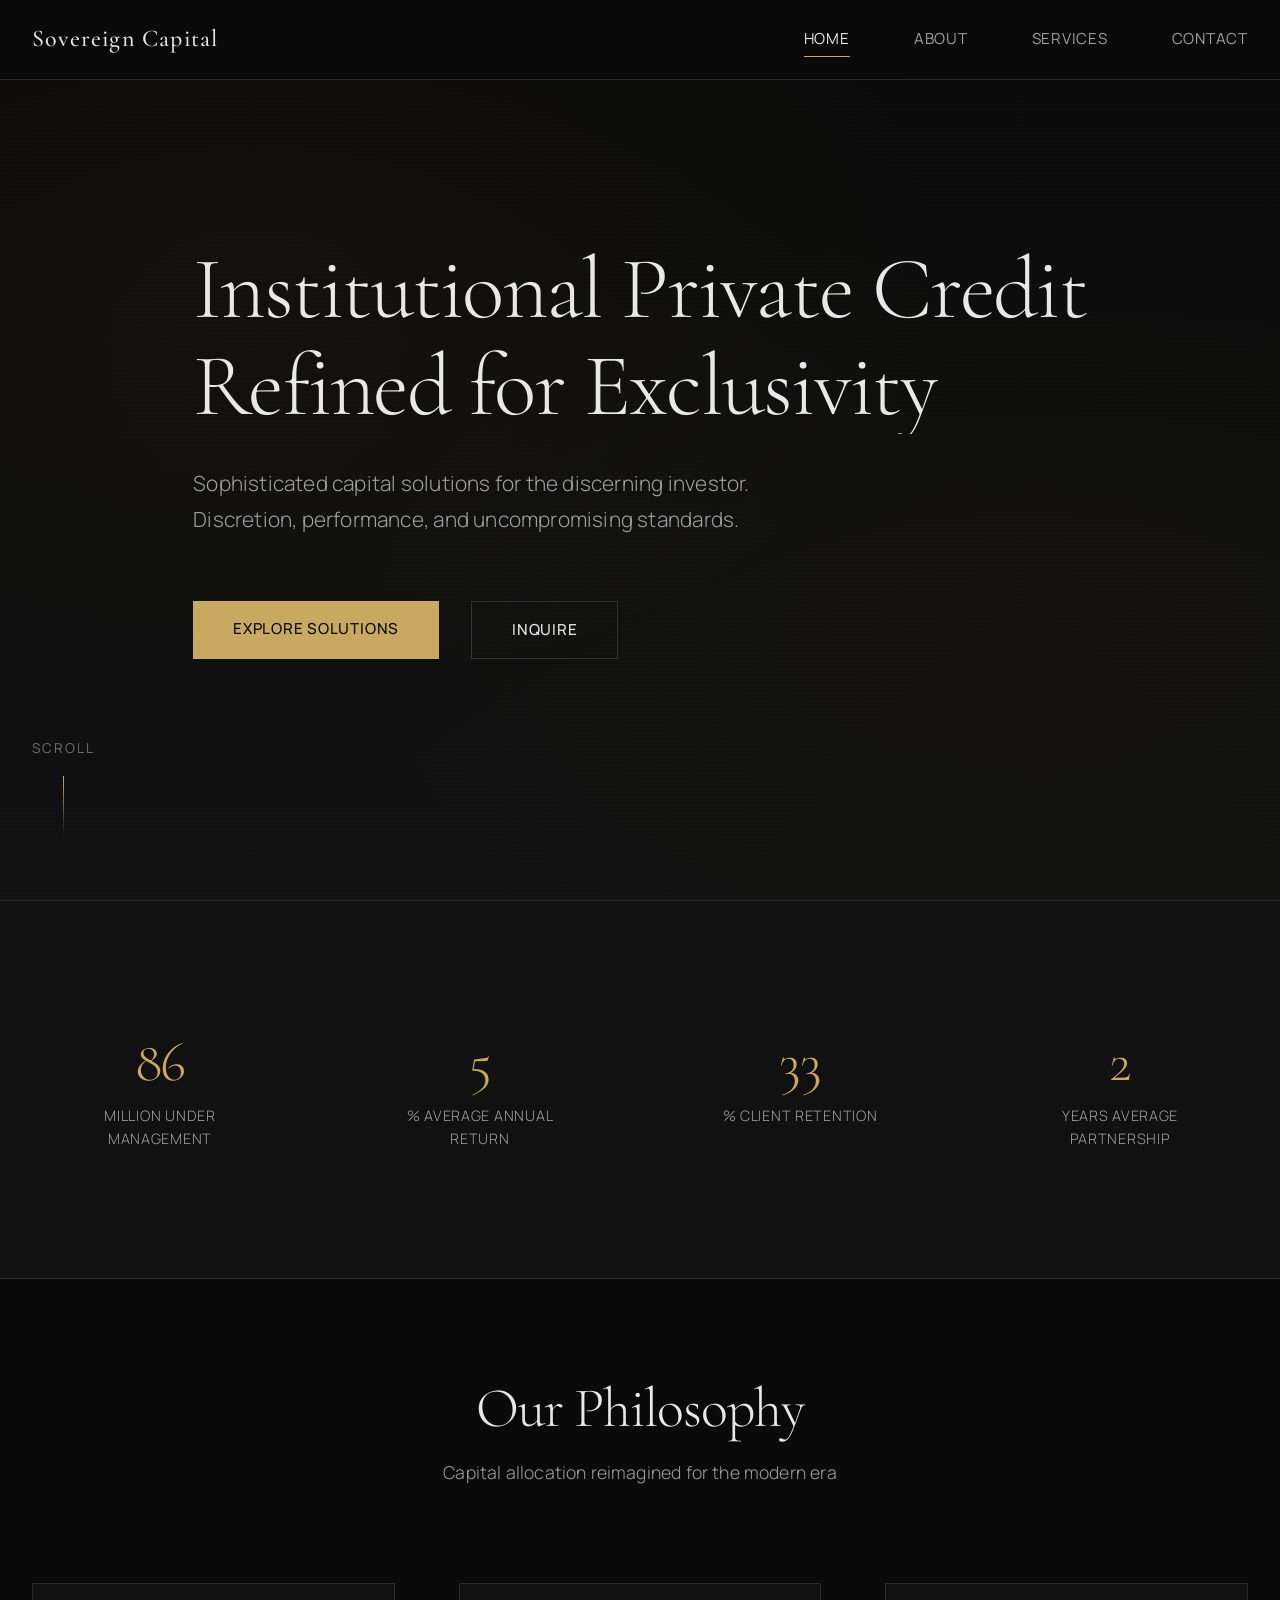
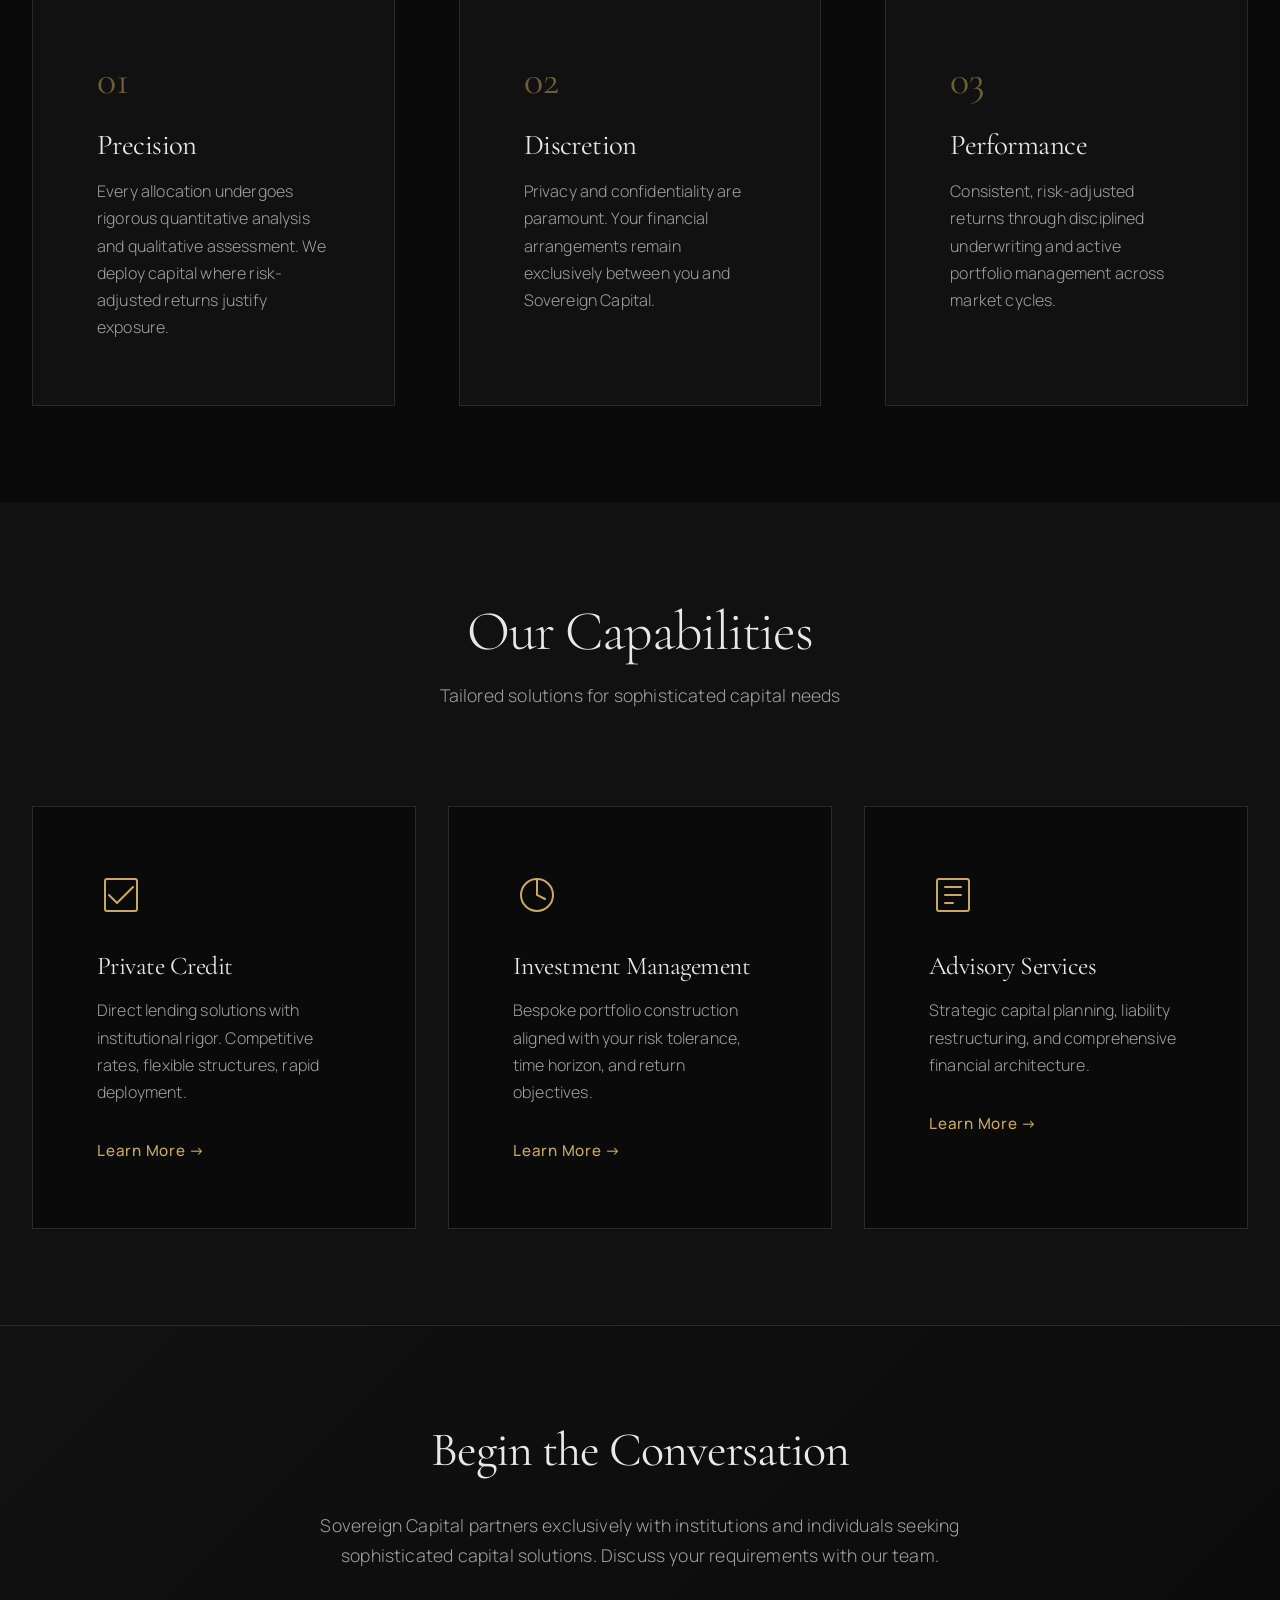
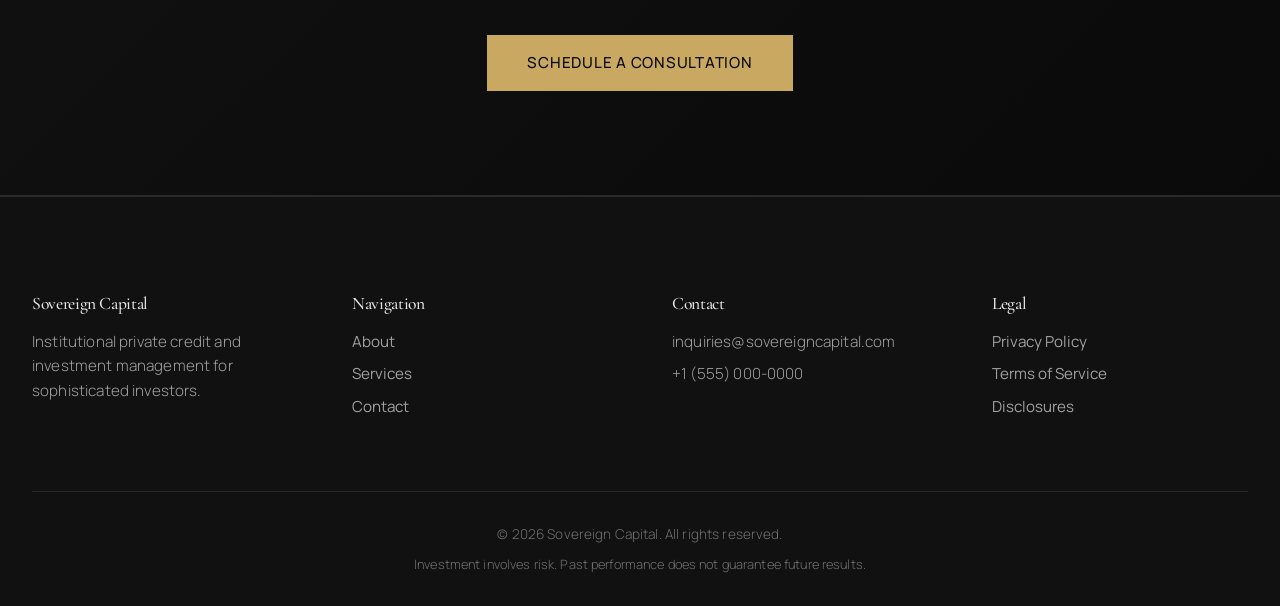
<file: index.html>
<!DOCTYPE html>
<html lang="en">
<head>
    <meta charset="UTF-8">
    <meta name="viewport" content="width=device-width, initial-scale=1.0">
    <title>LightHouse Capital | Private Credit & Investment Management</title>
    <meta name="description" content="Institutional-grade private credit solutions and investment management for sophisticated investors.">
    <link rel="stylesheet" href="styles.css">
    <link rel="preconnect" href="https://fonts.googleapis.com">
    <link rel="preconnect" href="https://fonts.gstatic.com" crossorigin>
    <link href="https://fonts.googleapis.com/css2?family=Cormorant+Garamond:wght@300;400;500;600;700&family=Manrope:wght@300;400;500;600&display=swap" rel="stylesheet">
</head>
<body>
    <!-- Navigation -->
    <nav class="nav">
        <div class="nav-container">
            <a href="index.html" class="logo">
                <span class="logo-text">Sovereign Capital</span>
            </a>
            <div class="nav-links">
                <a href="index.html" class="nav-link active">Home</a>
                <a href="about.html" class="nav-link">About</a>
                <a href="services.html" class="nav-link">Services</a>
                <a href="contact.html" class="nav-link">Contact</a>
            </div>
            <button class="menu-toggle" aria-label="Toggle menu">
                <span></span>
                <span></span>
                <span></span>
            </button>
        </div>
    </nav>

    <!-- Mobile Menu -->
    <div class="mobile-menu">
        <a href="index.html" class="mobile-link">Home</a>
        <a href="about.html" class="mobile-link">About</a>
        <a href="services.html" class="mobile-link">Services</a>
        <a href="contact.html" class="mobile-link">Contact</a>
    </div>

    <!-- Hero Section -->
    <section class="hero">
        <div class="hero-background"></div>
        <div class="container">
            <div class="hero-content">
                <h1 class="hero-title fade-in">
                    <span class="title-line">Institutional Private Credit</span>
                    <span class="title-line">Refined for Exclusivity</span>
                </h1>
                <p class="hero-subtitle fade-in-delay">
                    Sophisticated capital solutions for the discerning investor. 
                    Discretion, performance, and uncompromising standards.
                </p>
                <div class="hero-cta fade-in-delay-2">
                    <a href="services.html" class="btn btn-primary">Explore Solutions</a>
                    <a href="contact.html" class="btn btn-secondary">Inquire</a>
                </div>
            </div>
            <div class="scroll-indicator">
                <span>Scroll</span>
                <div class="scroll-line"></div>
            </div>
        </div>
    </section>

    <!-- Stats Section -->
    <section class="stats">
        <div class="container">
            <div class="stats-grid">
                <div class="stat-item fade-up">
                    <h3 class="stat-number" data-target="250">0</h3>
                    <p class="stat-label">Million Under Management</p>
                </div>
                <div class="stat-item fade-up">
                    <h3 class="stat-number" data-target="15">0</h3>
                    <p class="stat-label">% Average Annual Return</p>
                </div>
                <div class="stat-item fade-up">
                    <h3 class="stat-number" data-target="98">0</h3>
                    <p class="stat-label">% Client Retention</p>
                </div>
                <div class="stat-item fade-up">
                    <h3 class="stat-number" data-target="7">0</h3>
                    <p class="stat-label">Years Average Partnership</p>
                </div>
            </div>
        </div>
    </section>

    <!-- Philosophy Section -->
    <section class="philosophy">
        <div class="container">
            <div class="section-header fade-up">
                <h2 class="section-title">Our Philosophy</h2>
                <p class="section-subtitle">Capital allocation reimagined for the modern era</p>
            </div>
            <div class="philosophy-grid">
                <div class="philosophy-card fade-up">
                    <div class="card-number">01</div>
                    <h3 class="card-title">Precision</h3>
                    <p class="card-text">
                        Every allocation undergoes rigorous quantitative analysis and qualitative assessment. 
                        We deploy capital where risk-adjusted returns justify exposure.
                    </p>
                </div>
                <div class="philosophy-card fade-up">
                    <div class="card-number">02</div>
                    <h3 class="card-title">Discretion</h3>
                    <p class="card-text">
                        Privacy and confidentiality are paramount. Your financial arrangements remain 
                        exclusively between you and Sovereign Capital.
                    </p>
                </div>
                <div class="philosophy-card fade-up">
                    <div class="card-number">03</div>
                    <h3 class="card-title">Performance</h3>
                    <p class="card-text">
                        Consistent, risk-adjusted returns through disciplined underwriting and active 
                        portfolio management across market cycles.
                    </p>
                </div>
            </div>
        </div>
    </section>

    <!-- Services Preview -->
    <section class="services-preview">
        <div class="container">
            <div class="section-header fade-up">
                <h2 class="section-title">Our Capabilities</h2>
                <p class="section-subtitle">Tailored solutions for sophisticated capital needs</p>
            </div>
            <div class="services-grid">
                <div class="service-card fade-up">
                    <div class="service-icon">
                        <svg width="48" height="48" viewBox="0 0 48 48" fill="none">
                            <path d="M12 24L20 32L36 16" stroke="currentColor" stroke-width="2" stroke-linecap="round" stroke-linejoin="round"/>
                            <rect x="8" y="8" width="32" height="32" stroke="currentColor" stroke-width="2" rx="2"/>
                        </svg>
                    </div>
                    <h3 class="service-title">Private Credit</h3>
                    <p class="service-description">
                        Direct lending solutions with institutional rigor. Competitive rates, 
                        flexible structures, rapid deployment.
                    </p>
                    <a href="services.html" class="service-link">Learn More →</a>
                </div>
                <div class="service-card fade-up">
                    <div class="service-icon">
                        <svg width="48" height="48" viewBox="0 0 48 48" fill="none">
                            <circle cx="24" cy="24" r="16" stroke="currentColor" stroke-width="2"/>
                            <path d="M24 8V24L32 28" stroke="currentColor" stroke-width="2" stroke-linecap="round"/>
                        </svg>
                    </div>
                    <h3 class="service-title">Investment Management</h3>
                    <p class="service-description">
                        Bespoke portfolio construction aligned with your risk tolerance, 
                        time horizon, and return objectives.
                    </p>
                    <a href="services.html" class="service-link">Learn More →</a>
                </div>
                <div class="service-card fade-up">
                    <div class="service-icon">
                        <svg width="48" height="48" viewBox="0 0 48 48" fill="none">
                            <path d="M16 24H32M16 16H32M16 32H24" stroke="currentColor" stroke-width="2" stroke-linecap="round"/>
                            <rect x="8" y="8" width="32" height="32" stroke="currentColor" stroke-width="2" rx="2"/>
                        </svg>
                    </div>
                    <h3 class="service-title">Advisory Services</h3>
                    <p class="service-description">
                        Strategic capital planning, liability restructuring, and comprehensive 
                        financial architecture.
                    </p>
                    <a href="services.html" class="service-link">Learn More →</a>
                </div>
            </div>
        </div>
    </section>

    <!-- CTA Section -->
    <section class="cta-section">
        <div class="container">
            <div class="cta-content fade-up">
                <h2 class="cta-title">Begin the Conversation</h2>
                <p class="cta-text">
                    Sovereign Capital partners exclusively with institutions and individuals 
                    seeking sophisticated capital solutions. Discuss your requirements with our team.
                </p>
                <a href="contact.html" class="btn btn-primary">Schedule a Consultation</a>
            </div>
        </div>
    </section>

    <!-- Footer -->
    <footer class="footer">
        <div class="container">
            <div class="footer-grid">
                <div class="footer-col">
                    <h4 class="footer-title">Sovereign Capital</h4>
                    <p class="footer-text">
                        Institutional private credit and investment management for sophisticated investors.
                    </p>
                </div>
                <div class="footer-col">
                    <h4 class="footer-title">Navigation</h4>
                    <a href="about.html" class="footer-link">About</a>
                    <a href="services.html" class="footer-link">Services</a>
                    <a href="contact.html" class="footer-link">Contact</a>
                </div>
                <div class="footer-col">
                    <h4 class="footer-title">Contact</h4>
                    <p class="footer-text">inquiries@sovereigncapital.com</p>
                    <p class="footer-text">+1 (555) 000-0000</p>
                </div>
                <div class="footer-col">
                    <h4 class="footer-title">Legal</h4>
                    <a href="#" class="footer-link">Privacy Policy</a>
                    <a href="#" class="footer-link">Terms of Service</a>
                    <a href="#" class="footer-link">Disclosures</a>
                </div>
            </div>
            <div class="footer-bottom">
                <p>&copy; 2026 Sovereign Capital. All rights reserved.</p>
                <p class="footer-disclaimer">
                    Investment involves risk. Past performance does not guarantee future results.
                </p>
            </div>
        </div>
    </footer>

    <script src="script.js"></script>
</body>
</html>
</file>
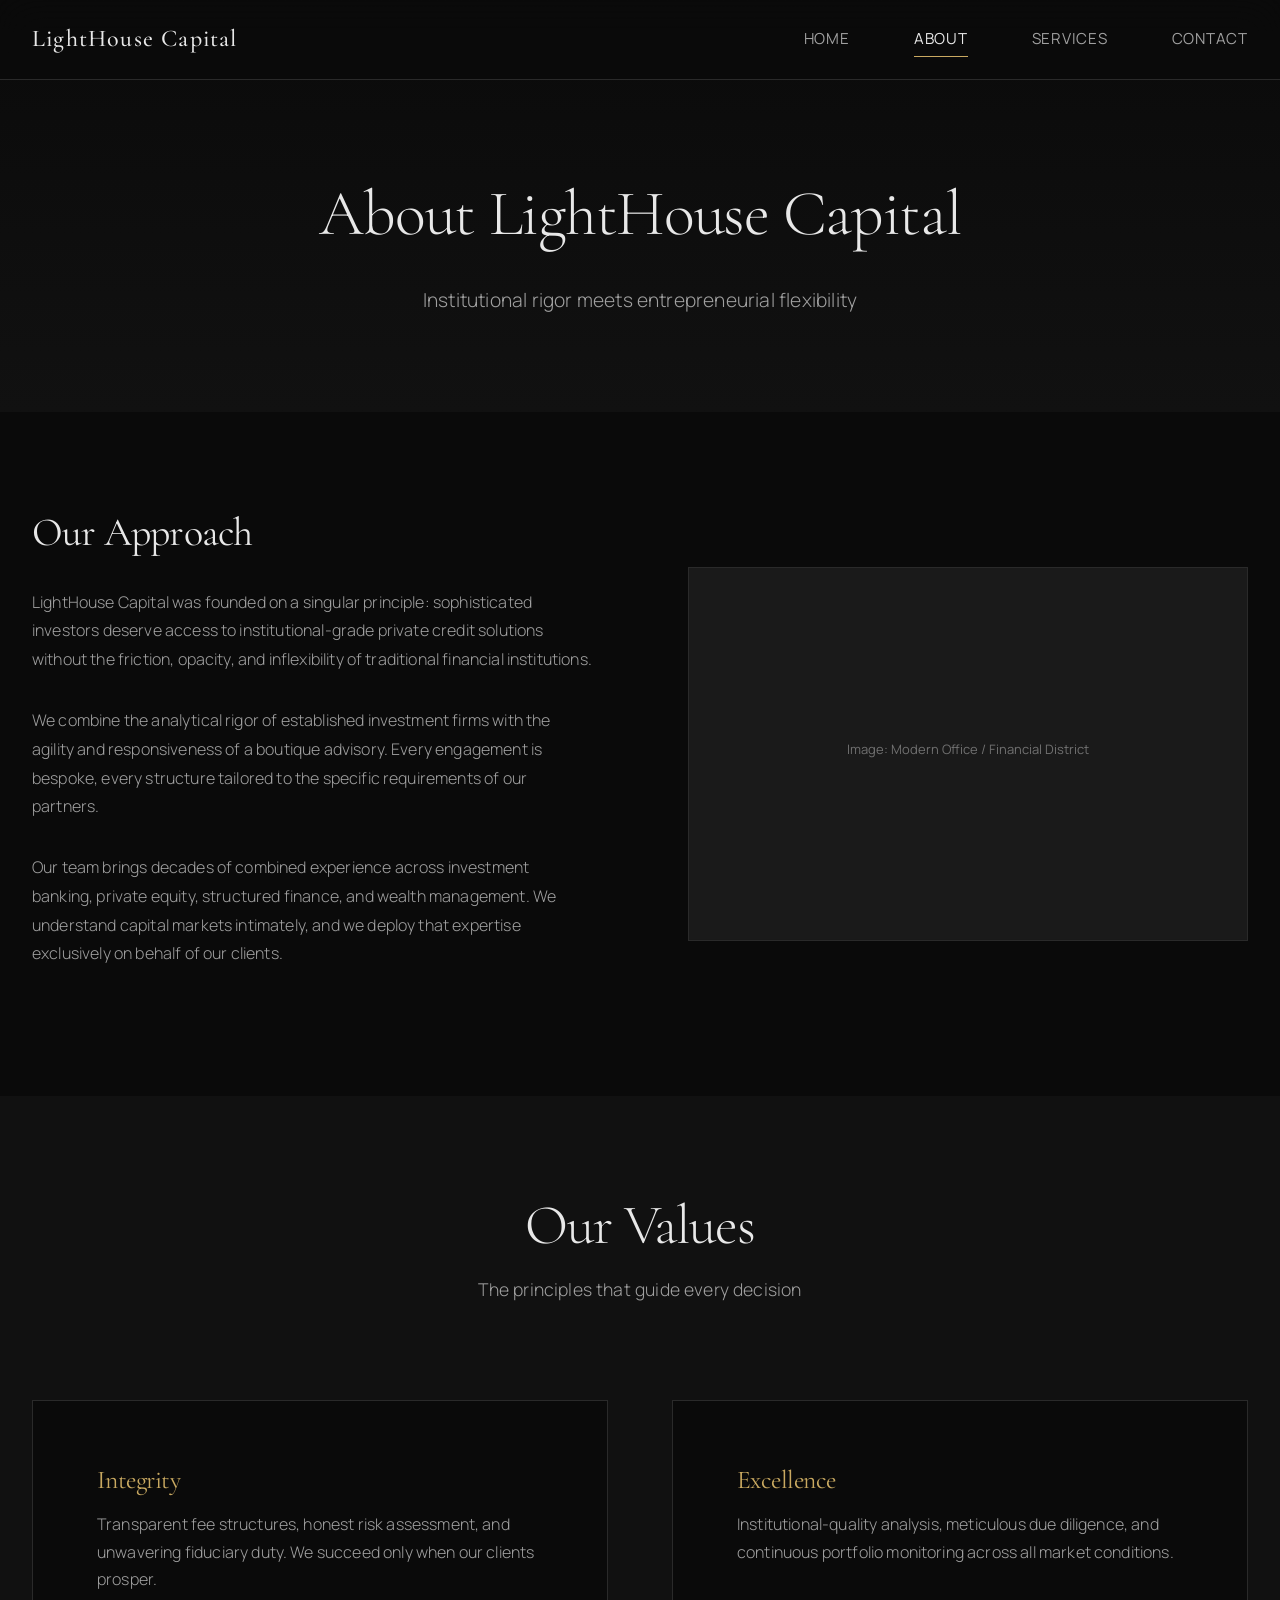
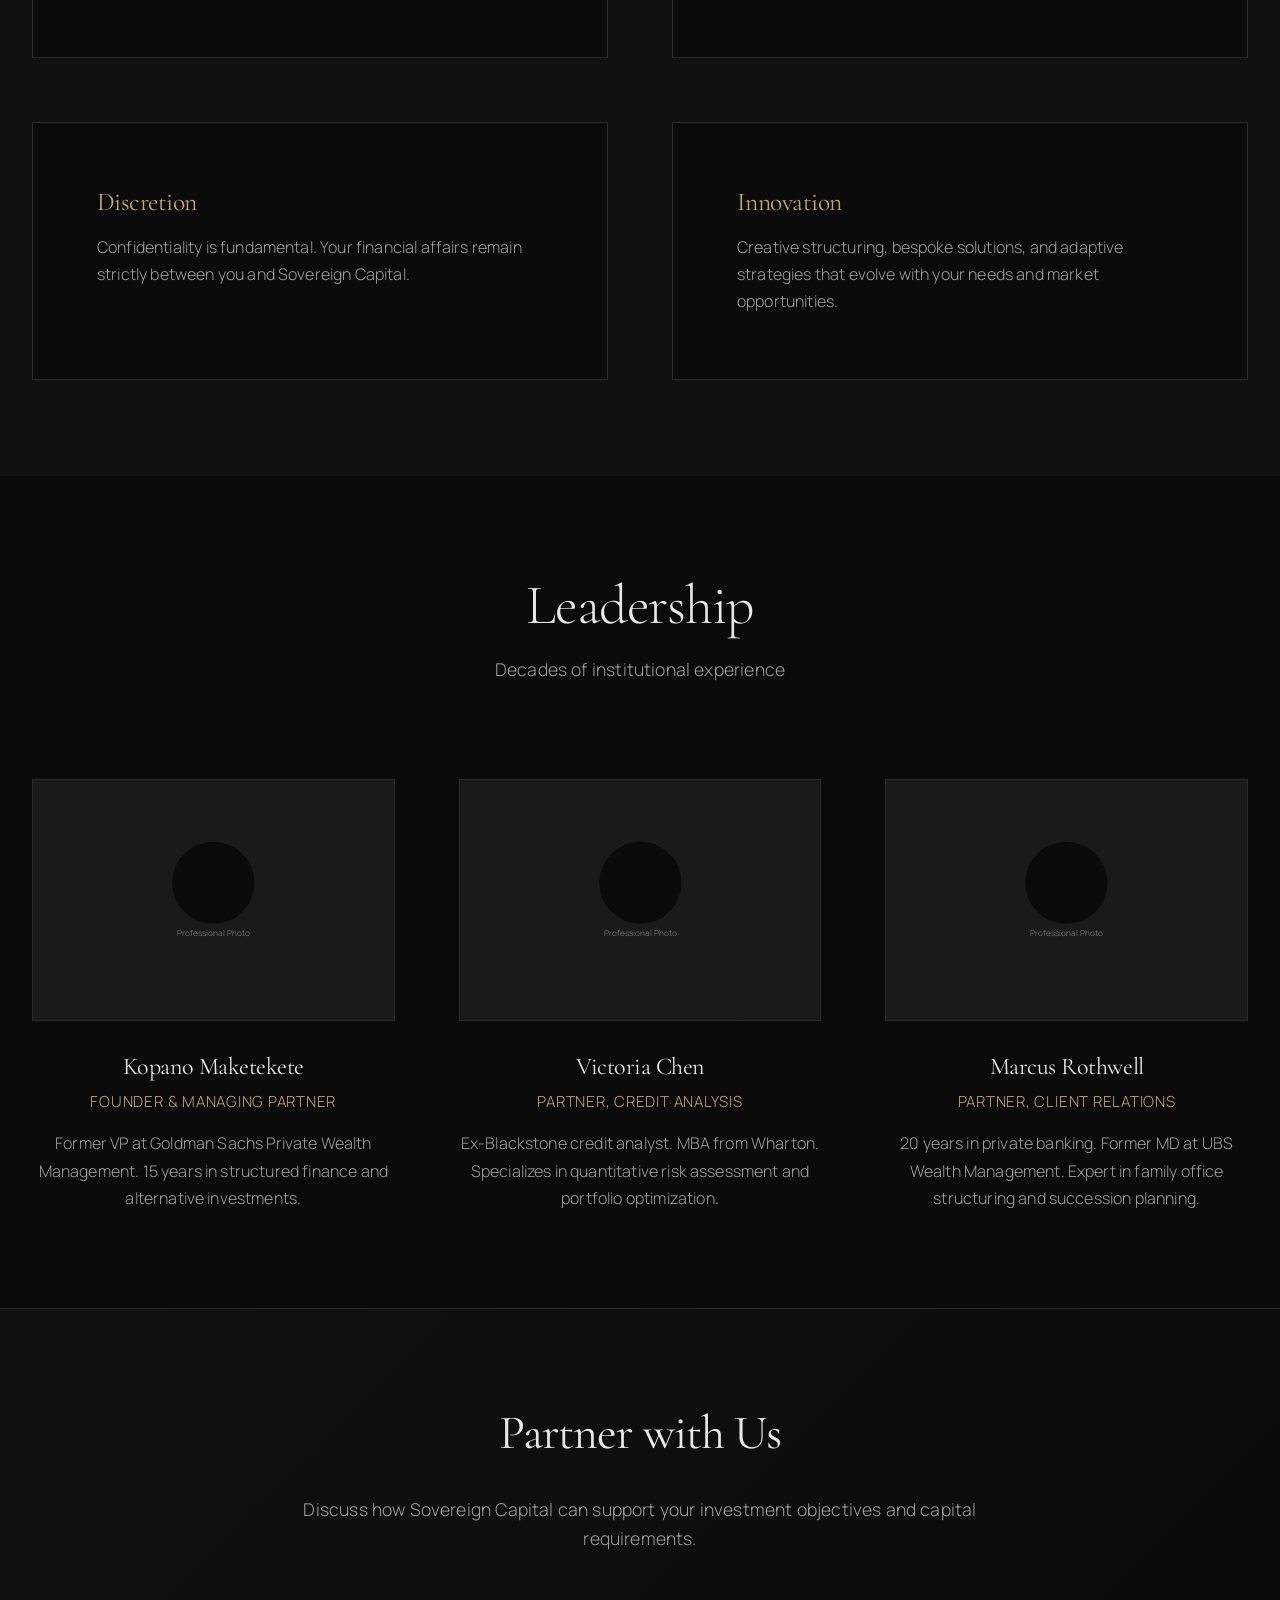
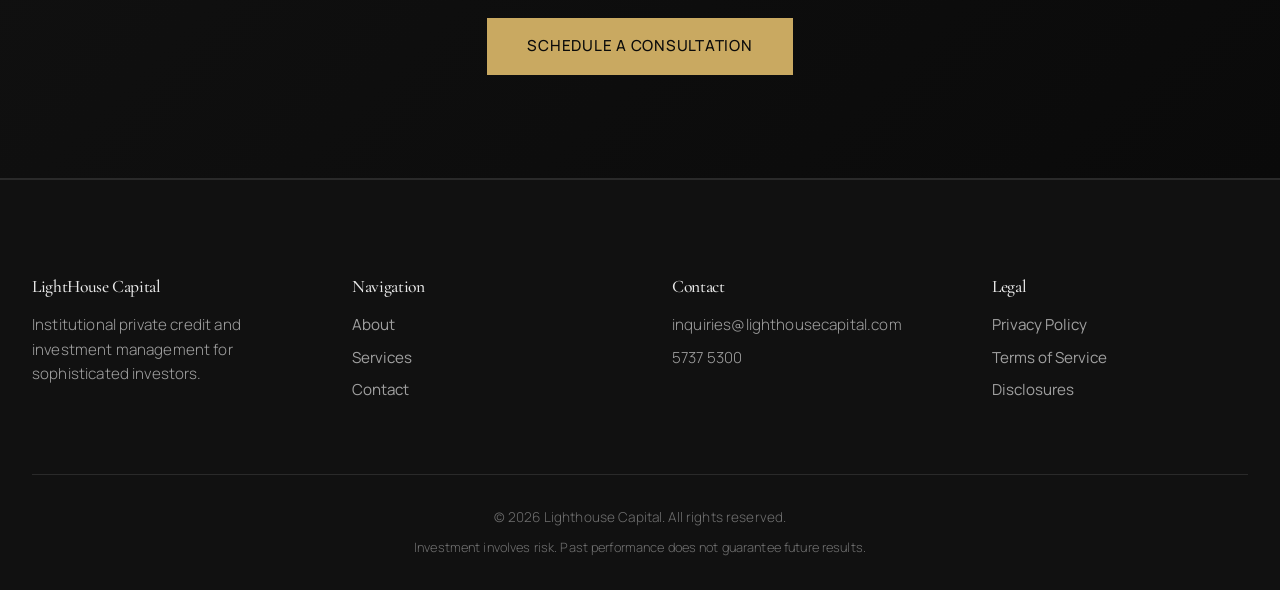
<file: about.html>
<!DOCTYPE html>
<html lang="en">
<head>
    <meta charset="UTF-8">
    <meta name="viewport" content="width=device-width, initial-scale=1.0">
    <title>About | LightHouse Capital</title>
    <meta name="description" content="Learn about Sovereign Capital's approach to institutional private credit and investment management.">
    <link rel="stylesheet" href="styles.css">
    <link rel="preconnect" href="https://fonts.googleapis.com">
    <link rel="preconnect" href="https://fonts.gstatic.com" crossorigin>
    <link href="https://fonts.googleapis.com/css2?family=Cormorant+Garamond:wght@300;400;500;600;700&family=Manrope:wght@300;400;500;600&display=swap" rel="stylesheet">
</head>
<body>
    <!-- Navigation -->
    <nav class="nav">
        <div class="nav-container">
            <a href="index.html" class="logo">
                <span class="logo-text">LightHouse Capital</span>
            </a>
            <div class="nav-links">
                <a href="index.html" class="nav-link">Home</a>
                <a href="about.html" class="nav-link active">About</a>
                <a href="services.html" class="nav-link">Services</a>
                <a href="contact.html" class="nav-link">Contact</a>
            </div>
            <button class="menu-toggle" aria-label="Toggle menu">
                <span></span>
                <span></span>
                <span></span>
            </button>
        </div>
    </nav>

    <!-- Mobile Menu -->
    <div class="mobile-menu">
        <a href="index.html" class="mobile-link">Home</a>
        <a href="about.html" class="mobile-link">About</a>
        <a href="services.html" class="mobile-link">Services</a>
        <a href="contact.html" class="mobile-link">Contact</a>
    </div>

    <!-- Page Header -->
    <section class="page-header">
        <div class="container">
            <h1 class="page-title fade-in">About LightHouse Capital</h1>
            <p class="page-subtitle fade-in-delay">
                Institutional rigor meets entrepreneurial flexibility
            </p>
        </div>
    </section>

    <!-- Story Section -->
    <section class="content-section">
        <div class="container">
            <div class="content-grid">
                <div class="content-text fade-up">
                    <h2 class="content-title">Our Approach</h2>
                    <p>
                        LightHouse Capital was founded on a singular principle: sophisticated investors deserve 
                        access to institutional-grade private credit solutions without the friction, opacity, 
                        and inflexibility of traditional financial institutions.
                    </p>
                    <p>
                        We combine the analytical rigor of established investment firms with the agility and 
                        responsiveness of a boutique advisory. Every engagement is bespoke, every structure 
                        tailored to the specific requirements of our partners.
                    </p>
                    <p>
                        Our team brings decades of combined experience across investment banking, private equity, 
                        structured finance, and wealth management. We understand capital markets intimately, 
                        and we deploy that expertise exclusively on behalf of our clients.
                    </p>
                </div>
                <div class="content-image fade-up">
                    <div class="image-placeholder">
                        <svg width="100%" height="100%" viewBox="0 0 600 400">
                            <rect width="600" height="400" fill="var(--color-bg-tertiary)"/>
                            <text x="50%" y="50%" text-anchor="middle" fill="var(--color-text-tertiary)" font-family="var(--font-sans)" font-size="14">
                                Image: Modern Office / Financial District
                            </text>
                        </svg>
                    </div>
                </div>
            </div>
        </div>
    </section>

    <!-- Values Section -->
    <section class="values-section">
        <div class="container">
            <div class="section-header fade-up">
                <h2 class="section-title">Our Values</h2>
                <p class="section-subtitle">The principles that guide every decision</p>
            </div>
            <div class="values-grid">
                <div class="value-card fade-up">
                    <h3 class="value-title">Integrity</h3>
                    <p class="value-text">
                        Transparent fee structures, honest risk assessment, and unwavering fiduciary duty. 
                        We succeed only when our clients prosper.
                    </p>
                </div>
                <div class="value-card fade-up">
                    <h3 class="value-title">Excellence</h3>
                    <p class="value-text">
                        Institutional-quality analysis, meticulous due diligence, and continuous portfolio 
                        monitoring across all market conditions.
                    </p>
                </div>
                <div class="value-card fade-up">
                    <h3 class="value-title">Discretion</h3>
                    <p class="value-text">
                        Confidentiality is fundamental. Your financial affairs remain strictly between you 
                        and Sovereign Capital.
                    </p>
                </div>
                <div class="value-card fade-up">
                    <h3 class="value-title">Innovation</h3>
                    <p class="value-text">
                        Creative structuring, bespoke solutions, and adaptive strategies that evolve with 
                        your needs and market opportunities.
                    </p>
                </div>
            </div>
        </div>
    </section>

    <!-- Team Section -->
    <section class="team-section">
        <div class="container">
            <div class="section-header fade-up">
                <h2 class="section-title">Leadership</h2>
                <p class="section-subtitle">Decades of institutional experience</p>
            </div>
            <div class="team-grid">
                <div class="team-card fade-up">
                    <div class="team-image">
                        <div class="image-placeholder">
                            <svg width="100%" height="100%" viewBox="0 0 300 350">
                                <rect width="300" height="350" fill="var(--color-bg-tertiary)"/>
                                <circle cx="150" cy="150" r="60" fill="var(--color-bg-primary)"/>
                                <text x="50%" y="65%" text-anchor="middle" fill="var(--color-text-tertiary)" font-family="var(--font-sans)" font-size="12">
                                    Professional Photo
                                </text>
                            </svg>
                        </div>
                    </div>
                    <h3 class="team-name">Kopano Maketekete</h3>
                    <p class="team-role">Founder & Managing Partner</p>
                    <p class="team-bio">
                        Former VP at Goldman Sachs Private Wealth Management. 15 years in structured finance 
                        and alternative investments.
                    </p>
                </div>
                <div class="team-card fade-up">
                    <div class="team-image">
                        <div class="image-placeholder">
                            <svg width="100%" height="100%" viewBox="0 0 300 350">
                                <rect width="300" height="350" fill="var(--color-bg-tertiary)"/>
                                <circle cx="150" cy="150" r="60" fill="var(--color-bg-primary)"/>
                                <text x="50%" y="65%" text-anchor="middle" fill="var(--color-text-tertiary)" font-family="var(--font-sans)" font-size="12">
                                    Professional Photo
                                </text>
                            </svg>
                        </div>
                    </div>
                    <h3 class="team-name">Victoria Chen</h3>
                    <p class="team-role">Partner, Credit Analysis</p>
                    <p class="team-bio">
                        Ex-Blackstone credit analyst. MBA from Wharton. Specializes in quantitative risk 
                        assessment and portfolio optimization.
                    </p>
                </div>
                <div class="team-card fade-up">
                    <div class="team-image">
                        <div class="image-placeholder">
                            <svg width="100%" height="100%" viewBox="0 0 300 350">
                                <rect width="300" height="350" fill="var(--color-bg-tertiary)"/>
                                <circle cx="150" cy="150" r="60" fill="var(--color-bg-primary)"/>
                                <text x="50%" y="65%" text-anchor="middle" fill="var(--color-text-tertiary)" font-family="var(--font-sans)" font-size="12">
                                    Professional Photo
                                </text>
                            </svg>
                        </div>
                    </div>
                    <h3 class="team-name">Marcus Rothwell</h3>
                    <p class="team-role">Partner, Client Relations</p>
                    <p class="team-bio">
                        20 years in private banking. Former MD at UBS Wealth Management. Expert in family 
                        office structuring and succession planning.
                    </p>
                </div>
            </div>
        </div>
    </section>

    <!-- CTA Section -->
    <section class="cta-section">
        <div class="container">
            <div class="cta-content fade-up">
                <h2 class="cta-title">Partner with Us</h2>
                <p class="cta-text">
                    Discuss how Sovereign Capital can support your investment objectives and 
                    capital requirements.
                </p>
                <a href="contact.html" class="btn btn-primary">Schedule a Consultation</a>
            </div>
        </div>
    </section>

    <!-- Footer -->
    <footer class="footer">
        <div class="container">
            <div class="footer-grid">
                <div class="footer-col">
                    <h4 class="footer-title">LightHouse Capital</h4>
                    <p class="footer-text">
                        Institutional private credit and investment management for sophisticated investors.
                    </p>
                </div>
                <div class="footer-col">
                    <h4 class="footer-title">Navigation</h4>
                    <a href="about.html" class="footer-link">About</a>
                    <a href="services.html" class="footer-link">Services</a>
                    <a href="contact.html" class="footer-link">Contact</a>
                </div>
                <div class="footer-col">
                    <h4 class="footer-title">Contact</h4>
                    <p class="footer-text">inquiries@lighthousecapital.com</p>
                    <p class="footer-text">5737 5300</p>
                </div>
                <div class="footer-col">
                    <h4 class="footer-title">Legal</h4>
                    <a href="#" class="footer-link">Privacy Policy</a>
                    <a href="#" class="footer-link">Terms of Service</a>
                    <a href="#" class="footer-link">Disclosures</a>
                </div>
            </div>
            <div class="footer-bottom">
                <p>&copy; 2026 Lighthouse Capital. All rights reserved.</p>
                <p class="footer-disclaimer">
                    Investment involves risk. Past performance does not guarantee future results.
                </p>
            </div>
        </div>
    </footer>

    <script src="script.js"></script>
</body>
</html>
</file>
<file: styles.css>
/* ===================================
   CSS Variables & Reset
   =================================== */
:root {
    /* Colors - Institutional Dark Theme */
    --color-bg-primary: #0a0a0a;
    --color-bg-secondary: #111111;
    --color-bg-tertiary: #1a1a1a;
    --color-text-primary: #e8e8e8;
    --color-text-secondary: #a0a0a0;
    --color-text-tertiary: #707070;
    --color-accent: #c9a961;
    --color-accent-hover: #d4b877;
    --color-border: #2a2a2a;
    --color-border-light: #333333;
    
    /* Typography */
    --font-serif: 'Cormorant Garamond', Georgia, serif;
    --font-sans: 'Manrope', -apple-system, BlinkMacSystemFont, sans-serif;
    
    /* Spacing */
    --spacing-xs: 0.5rem;
    --spacing-sm: 1rem;
    --spacing-md: 2rem;
    --spacing-lg: 4rem;
    --spacing-xl: 6rem;
    
    /* Animation */
    --transition-fast: 0.2s ease;
    --transition-base: 0.3s ease;
    --transition-slow: 0.5s ease;
    
    /* Layout */
    --max-width: 1400px;
    --nav-height: 80px;
}

* {
    margin: 0;
    padding: 0;
    box-sizing: border-box;
}

html {
    scroll-behavior: smooth;
}

body {
    font-family: var(--font-sans);
    background-color: var(--color-bg-primary);
    color: var(--color-text-primary);
    line-height: 1.6;
    font-size: 16px;
    -webkit-font-smoothing: antialiased;
    -moz-osx-font-smoothing: grayscale;
}

::selection {
    background-color: var(--color-accent);
    color: var(--color-bg-primary);
}

/* ===================================
   Typography
   =================================== */
h1, h2, h3, h4, h5, h6 {
    font-family: var(--font-serif);
    font-weight: 400;
    line-height: 1.2;
    letter-spacing: -0.02em;
}

p {
    font-weight: 300;
    letter-spacing: 0.01em;
}

/* ===================================
   Navigation
   =================================== */
.nav {
    position: fixed;
    top: 0;
    left: 0;
    right: 0;
    height: var(--nav-height);
    background-color: rgba(10, 10, 10, 0.8);
    backdrop-filter: blur(20px);
    border-bottom: 1px solid var(--color-border);
    z-index: 1000;
    transition: var(--transition-base);
}

.nav-container {
    max-width: var(--max-width);
    margin: 0 auto;
    padding: 0 var(--spacing-md);
    height: 100%;
    display: flex;
    align-items: center;
    justify-content: space-between;
}

.logo {
    text-decoration: none;
    color: var(--color-text-primary);
}

.logo-text {
    font-family: var(--font-serif);
    font-size: 1.5rem;
    font-weight: 500;
    letter-spacing: 0.05em;
}

.nav-links {
    display: flex;
    gap: var(--spacing-lg);
}

.nav-link {
    color: var(--color-text-secondary);
    text-decoration: none;
    font-size: 0.95rem;
    font-weight: 400;
    letter-spacing: 0.05em;
    text-transform: uppercase;
    transition: var(--transition-fast);
    position: relative;
}

.nav-link::after {
    content: '';
    position: absolute;
    bottom: -5px;
    left: 0;
    width: 0;
    height: 1px;
    background-color: var(--color-accent);
    transition: var(--transition-base);
}

.nav-link:hover,
.nav-link.active {
    color: var(--color-text-primary);
}

.nav-link:hover::after,
.nav-link.active::after {
    width: 100%;
}

.menu-toggle {
    display: none;
    flex-direction: column;
    gap: 5px;
    background: none;
    border: none;
    cursor: pointer;
    padding: 5px;
}

.menu-toggle span {
    width: 25px;
    height: 2px;
    background-color: var(--color-text-primary);
    transition: var(--transition-base);
}

.mobile-menu {
    position: fixed;
    top: var(--nav-height);
    left: 0;
    right: 0;
    background-color: var(--color-bg-secondary);
    border-bottom: 1px solid var(--color-border);
    padding: var(--spacing-md);
    display: none;
    flex-direction: column;
    gap: var(--spacing-sm);
    z-index: 999;
}

.mobile-menu.active {
    display: flex;
}

.mobile-link {
    color: var(--color-text-secondary);
    text-decoration: none;
    font-size: 1.1rem;
    padding: var(--spacing-sm);
    transition: var(--transition-fast);
}

.mobile-link:hover {
    color: var(--color-text-primary);
}

/* ===================================
   Container & Layout
   =================================== */
.container {
    max-width: var(--max-width);
    margin: 0 auto;
    padding: 0 var(--spacing-md);
}

section {
    padding: var(--spacing-xl) 0;
}

/* ===================================
   Hero Section
   =================================== */
.hero {
    height: 100vh;
    min-height: 700px;
    display: flex;
    align-items: center;
    position: relative;
    overflow: hidden;
}

.hero-background {
    position: absolute;
    top: 0;
    left: 0;
    width: 100%;
    height: 100%;
    background: 
        radial-gradient(ellipse at 20% 30%, rgba(201, 169, 97, 0.03) 0%, transparent 50%),
        radial-gradient(ellipse at 80% 70%, rgba(201, 169, 97, 0.02) 0%, transparent 50%),
        linear-gradient(180deg, var(--color-bg-primary) 0%, var(--color-bg-secondary) 100%);
}

.hero-background::before {
    content: '';
    position: absolute;
    top: 0;
    left: 0;
    width: 100%;
    height: 100%;
    background-image: 
        repeating-linear-gradient(0deg, transparent, transparent 2px, rgba(255, 255, 255, 0.01) 2px, rgba(255, 255, 255, 0.01) 4px);
    opacity: 0.3;
}

.hero-content {
    position: relative;
    z-index: 2;
    max-width: 900px;
}

.hero-title {
    font-size: clamp(3rem, 8vw, 5.5rem);
    font-weight: 300;
    margin-bottom: var(--spacing-md);
    line-height: 1.1;
}

.title-line {
    display: block;
    overflow: hidden;
}

.hero-subtitle {
    font-size: clamp(1.1rem, 2vw, 1.3rem);
    color: var(--color-text-secondary);
    max-width: 600px;
    margin-bottom: var(--spacing-lg);
    line-height: 1.7;
}

.hero-cta {
    display: flex;
    gap: var(--spacing-md);
    flex-wrap: wrap;
}

.scroll-indicator {
    position: absolute;
    bottom: var(--spacing-lg);
    left: var(--spacing-md);
    display: flex;
    flex-direction: column;
    align-items: center;
    gap: var(--spacing-sm);
    color: var(--color-text-tertiary);
    font-size: 0.85rem;
    letter-spacing: 0.15em;
    text-transform: uppercase;
}

.scroll-line {
    width: 1px;
    height: 60px;
    background: linear-gradient(180deg, var(--color-accent), transparent);
    animation: scrollPulse 2s ease-in-out infinite;
}

@keyframes scrollPulse {
    0%, 100% { opacity: 0.3; transform: translateY(0); }
    50% { opacity: 1; transform: translateY(10px); }
}

/* ===================================
   Buttons
   =================================== */
.btn {
    display: inline-block;
    padding: 1rem 2.5rem;
    font-family: var(--font-sans);
    font-size: 0.95rem;
    font-weight: 500;
    letter-spacing: 0.05em;
    text-transform: uppercase;
    text-decoration: none;
    border: none;
    cursor: pointer;
    transition: var(--transition-base);
    position: relative;
    overflow: hidden;
}

.btn-primary {
    background-color: var(--color-accent);
    color: var(--color-bg-primary);
}

.btn-primary:hover {
    background-color: var(--color-accent-hover);
    transform: translateY(-2px);
}

.btn-secondary {
    background-color: transparent;
    color: var(--color-text-primary);
    border: 1px solid var(--color-border-light);
}

.btn-secondary:hover {
    background-color: var(--color-bg-tertiary);
    border-color: var(--color-accent);
}

/* ===================================
   Stats Section
   =================================== */
.stats {
    background-color: var(--color-bg-secondary);
    border-top: 1px solid var(--color-border);
    border-bottom: 1px solid var(--color-border);
}

.stats-grid {
    display: grid;
    grid-template-columns: repeat(auto-fit, minmax(200px, 1fr));
    gap: var(--spacing-lg);
}

.stat-item {
    text-align: center;
    padding: var(--spacing-md);
}

.stat-number {
    font-size: 3.5rem;
    font-weight: 300;
    color: var(--color-accent);
    margin-bottom: var(--spacing-xs);
}

.stat-label {
    color: var(--color-text-secondary);
    font-size: 0.9rem;
    letter-spacing: 0.05em;
    text-transform: uppercase;
}

/* ===================================
   Philosophy Section
   =================================== */
.philosophy {
    background-color: var(--color-bg-primary);
}

.section-header {
    text-align: center;
    margin-bottom: var(--spacing-xl);
}

.section-title {
    font-size: clamp(2.5rem, 5vw, 3.5rem);
    font-weight: 300;
    margin-bottom: var(--spacing-sm);
}

.section-subtitle {
    color: var(--color-text-secondary);
    font-size: 1.1rem;
}

.philosophy-grid {
    display: grid;
    grid-template-columns: repeat(auto-fit, minmax(300px, 1fr));
    gap: var(--spacing-lg);
    margin-top: var(--spacing-lg);
}

.philosophy-card {
    padding: var(--spacing-lg);
    background-color: var(--color-bg-secondary);
    border: 1px solid var(--color-border);
    transition: var(--transition-base);
}

.philosophy-card:hover {
    border-color: var(--color-accent);
    transform: translateY(-5px);
}

.card-number {
    font-family: var(--font-serif);
    font-size: 2.5rem;
    color: var(--color-accent);
    opacity: 0.5;
    margin-bottom: var(--spacing-sm);
}

.card-title {
    font-size: 1.8rem;
    margin-bottom: var(--spacing-sm);
}

.card-text {
    color: var(--color-text-secondary);
    line-height: 1.7;
}

/* ===================================
   Services Preview
   =================================== */
.services-preview {
    background-color: var(--color-bg-secondary);
}

.services-grid {
    display: grid;
    grid-template-columns: repeat(auto-fit, minmax(320px, 1fr));
    gap: var(--spacing-md);
    margin-top: var(--spacing-lg);
}

.service-card {
    padding: var(--spacing-lg);
    background-color: var(--color-bg-primary);
    border: 1px solid var(--color-border);
    transition: var(--transition-base);
}

.service-card:hover {
    border-color: var(--color-accent);
}

.service-icon {
    width: 48px;
    height: 48px;
    color: var(--color-accent);
    margin-bottom: var(--spacing-md);
}

.service-title {
    font-size: 1.6rem;
    margin-bottom: var(--spacing-sm);
}

.service-description {
    color: var(--color-text-secondary);
    margin-bottom: var(--spacing-md);
    line-height: 1.7;
}

.service-link {
    color: var(--color-accent);
    text-decoration: none;
    font-size: 0.95rem;
    font-weight: 500;
    letter-spacing: 0.05em;
    transition: var(--transition-fast);
}

.service-link:hover {
    color: var(--color-accent-hover);
}

/* ===================================
   CTA Section
   =================================== */
.cta-section {
    background: linear-gradient(135deg, var(--color-bg-secondary) 0%, var(--color-bg-primary) 100%);
    border-top: 1px solid var(--color-border);
    border-bottom: 1px solid var(--color-border);
}

.cta-content {
    text-align: center;
    max-width: 700px;
    margin: 0 auto;
}

.cta-title {
    font-size: clamp(2rem, 4vw, 3rem);
    margin-bottom: var(--spacing-md);
}

.cta-text {
    color: var(--color-text-secondary);
    font-size: 1.1rem;
    line-height: 1.7;
    margin-bottom: var(--spacing-lg);
}

/* ===================================
   Footer
   =================================== */
.footer {
    background-color: var(--color-bg-secondary);
    border-top: 1px solid var(--color-border);
    padding: var(--spacing-xl) 0 var(--spacing-md);
}

.footer-grid {
    display: grid;
    grid-template-columns: repeat(auto-fit, minmax(200px, 1fr));
    gap: var(--spacing-lg);
    margin-bottom: var(--spacing-lg);
}

.footer-title {
    font-size: 1.1rem;
    margin-bottom: var(--spacing-sm);
    font-weight: 500;
}

.footer-text {
    color: var(--color-text-secondary);
    font-size: 0.95rem;
    margin-bottom: var(--spacing-xs);
}

.footer-link {
    display: block;
    color: var(--color-text-secondary);
    text-decoration: none;
    font-size: 0.95rem;
    margin-bottom: var(--spacing-xs);
    transition: var(--transition-fast);
}

.footer-link:hover {
    color: var(--color-accent);
}

.footer-bottom {
    border-top: 1px solid var(--color-border);
    padding-top: var(--spacing-md);
    text-align: center;
    color: var(--color-text-tertiary);
    font-size: 0.85rem;
}

.footer-disclaimer {
    margin-top: var(--spacing-xs);
    font-size: 0.8rem;
}

/* ===================================
   Animations
   =================================== */
.fade-in {
    opacity: 0;
    animation: fadeIn 1s ease forwards;
}

.fade-in-delay {
    opacity: 0;
    animation: fadeIn 1s ease 0.3s forwards;
}

.fade-in-delay-2 {
    opacity: 0;
    animation: fadeIn 1s ease 0.6s forwards;
}

.fade-up {
    opacity: 0;
    transform: translateY(30px);
    transition: opacity 0.8s ease, transform 0.8s ease;
}

.fade-up.visible {
    opacity: 1;
    transform: translateY(0);
}

@keyframes fadeIn {
    to { opacity: 1; }
}

/* ===================================
   About Page Styles
   =================================== */
.page-header {
    padding-top: calc(var(--nav-height) + var(--spacing-xl));
    padding-bottom: var(--spacing-xl);
    text-align: center;
    background: linear-gradient(180deg, var(--color-bg-primary) 0%, var(--color-bg-secondary) 100%);
}

.page-title {
    font-size: clamp(2.5rem, 5vw, 4rem);
    font-weight: 300;
    margin-bottom: var(--spacing-md);
}

.page-subtitle {
    color: var(--color-text-secondary);
    font-size: 1.2rem;
    max-width: 600px;
    margin: 0 auto;
}

.content-section {
    padding: var(--spacing-xl) 0;
}

.content-grid {
    display: grid;
    grid-template-columns: 1fr 1fr;
    gap: var(--spacing-xl);
    align-items: center;
}

.content-title {
    font-size: 2.5rem;
    margin-bottom: var(--spacing-md);
}

.content-text p {
    color: var(--color-text-secondary);
    margin-bottom: var(--spacing-md);
    line-height: 1.8;
}

.content-image {
    width: 100%;
}

.image-placeholder {
    width: 100%;
    aspect-ratio: 3/2;
    background-color: var(--color-bg-tertiary);
    border: 1px solid var(--color-border);
    display: flex;
    align-items: center;
    justify-content: center;
}

.values-section {
    background-color: var(--color-bg-secondary);
    padding: var(--spacing-xl) 0;
}

.values-grid {
    display: grid;
    grid-template-columns: repeat(2, 1fr);
    gap: var(--spacing-lg);
    margin-top: var(--spacing-lg);
}

.value-card {
    padding: var(--spacing-lg);
    background-color: var(--color-bg-primary);
    border: 1px solid var(--color-border);
    transition: var(--transition-base);
}

.value-card:hover {
    border-color: var(--color-accent);
}

.value-title {
    font-size: 1.6rem;
    margin-bottom: var(--spacing-sm);
    color: var(--color-accent);
}

.value-text {
    color: var(--color-text-secondary);
    line-height: 1.7;
}

.team-section {
    padding: var(--spacing-xl) 0;
}

.team-grid {
    display: grid;
    grid-template-columns: repeat(3, 1fr);
    gap: var(--spacing-lg);
    margin-top: var(--spacing-lg);
}

.team-card {
    text-align: center;
}

.team-image {
    margin-bottom: var(--spacing-md);
    overflow: hidden;
}

.team-name {
    font-size: 1.5rem;
    margin-bottom: var(--spacing-xs);
}

.team-role {
    color: var(--color-accent);
    font-size: 0.95rem;
    margin-bottom: var(--spacing-sm);
    text-transform: uppercase;
    letter-spacing: 0.05em;
}

.team-bio {
    color: var(--color-text-secondary);
    line-height: 1.7;
}

/* ===================================
   Services Page Styles
   =================================== */
.services-detail {
    padding: var(--spacing-xl) 0;
}

.service-detail {
    max-width: 900px;
    margin: 0 auto var(--spacing-xl);
    padding: var(--spacing-lg);
    background-color: var(--color-bg-secondary);
    border: 1px solid var(--color-border);
}

.service-detail-content {
    max-width: 100%;
}

.service-detail-title {
    font-size: 2.5rem;
    margin-bottom: var(--spacing-md);
    color: var(--color-accent);
}

.service-detail-text {
    color: var(--color-text-secondary);
    line-height: 1.8;
    margin-bottom: var(--spacing-md);
}

.service-detail-list {
    list-style: none;
    padding-left: 0;
    margin: var(--spacing-md) 0;
}

.service-detail-list li {
    color: var(--color-text-secondary);
    padding-left: var(--spacing-md);
    margin-bottom: var(--spacing-sm);
    position: relative;
    line-height: 1.7;
}

.service-detail-list li::before {
    content: '→';
    position: absolute;
    left: 0;
    color: var(--color-accent);
}

.process-section {
    background-color: var(--color-bg-secondary);
    padding: var(--spacing-xl) 0;
}

.process-grid {
    display: grid;
    grid-template-columns: repeat(4, 1fr);
    gap: var(--spacing-lg);
    margin-top: var(--spacing-lg);
}

.process-step {
    text-align: center;
}

.step-number {
    font-family: var(--font-serif);
    font-size: 3rem;
    color: var(--color-accent);
    opacity: 0.3;
    margin-bottom: var(--spacing-sm);
}

.step-title {
    font-size: 1.3rem;
    margin-bottom: var(--spacing-sm);
}

.step-text {
    color: var(--color-text-secondary);
    line-height: 1.7;
    font-size: 0.95rem;
}

/* ===================================
   Contact Page Styles
   =================================== */
.contact-section {
    padding: var(--spacing-xl) 0;
}

.contact-grid {
    display: grid;
    grid-template-columns: 1fr 1.5fr;
    gap: var(--spacing-xl);
}

.contact-info {
    padding-right: var(--spacing-lg);
}

.contact-info-title {
    font-size: 2rem;
    margin-bottom: var(--spacing-md);
}

.contact-info-text {
    color: var(--color-text-secondary);
    line-height: 1.7;
    margin-bottom: var(--spacing-lg);
}

.contact-details {
    display: flex;
    flex-direction: column;
    gap: var(--spacing-lg);
}

.contact-detail {
    padding-bottom: var(--spacing-md);
    border-bottom: 1px solid var(--color-border);
}

.detail-label {
    font-size: 0.85rem;
    text-transform: uppercase;
    letter-spacing: 0.1em;
    color: var(--color-accent);
    margin-bottom: var(--spacing-xs);
}

.detail-value {
    color: var(--color-text-secondary);
    line-height: 1.6;
}

.contact-form-wrapper {
    background-color: var(--color-bg-secondary);
    padding: var(--spacing-lg);
    border: 1px solid var(--color-border);
}

.contact-form {
    display: flex;
    flex-direction: column;
    gap: var(--spacing-md);
}

.form-group {
    display: flex;
    flex-direction: column;
}

.form-label {
    font-size: 0.9rem;
    margin-bottom: var(--spacing-xs);
    color: var(--color-text-primary);
    font-weight: 500;
}

.form-input,
.form-textarea {
    padding: 1rem;
    background-color: var(--color-bg-primary);
    border: 1px solid var(--color-border);
    color: var(--color-text-primary);
    font-family: var(--font-sans);
    font-size: 1rem;
    transition: var(--transition-fast);
}

.form-input:focus,
.form-textarea:focus {
    outline: none;
    border-color: var(--color-accent);
}

.form-input::placeholder {
    color: var(--color-text-tertiary);
}

textarea.form-input {
    resize: vertical;
    min-height: 120px;
}

.form-disclaimer {
    font-size: 0.85rem;
    color: var(--color-text-tertiary);
    line-height: 1.5;
    margin-top: var(--spacing-sm);
}

/* ===================================
   Responsive Design
   =================================== */
@media (max-width: 1024px) {
    :root {
        --spacing-lg: 3rem;
        --spacing-xl: 4rem;
    }
    
    .philosophy-grid,
    .services-grid {
        grid-template-columns: 1fr;
    }
    
    .content-grid {
        grid-template-columns: 1fr;
        gap: var(--spacing-lg);
    }
    
    .team-grid {
        grid-template-columns: repeat(2, 1fr);
    }
    
    .values-grid {
        grid-template-columns: 1fr;
    }
    
    .process-grid {
        grid-template-columns: repeat(2, 1fr);
    }
    
    .contact-grid {
        grid-template-columns: 1fr;
    }
}

@media (max-width: 768px) {
    :root {
        --spacing-md: 1.5rem;
        --spacing-lg: 2rem;
        --spacing-xl: 3rem;
        --nav-height: 70px;
    }
    
    .nav-links {
        display: none;
    }
    
    .menu-toggle {
        display: flex;
    }
    
    .hero {
        min-height: 600px;
    }
    
    .hero-cta {
        flex-direction: column;
    }
    
    .btn {
        width: 100%;
        text-align: center;
    }
    
    .stats-grid {
        grid-template-columns: repeat(2, 1fr);
        gap: var(--spacing-md);
    }
    
    .stat-number {
        font-size: 2.5rem;
    }
    
    .footer-grid {
        grid-template-columns: 1fr;
        gap: var(--spacing-md);
    }
    
    .scroll-indicator {
        display: none;
    }
    
    .team-grid {
        grid-template-columns: 1fr;
    }
    
    .content-grid {
        grid-template-columns: 1fr;
    }
    
    .values-grid {
        grid-template-columns: 1fr;
    }
    
    .process-grid {
        grid-template-columns: 1fr;
    }
    
    .contact-grid {
        grid-template-columns: 1fr;
    }
    
    .contact-info {
        padding-right: 0;
        margin-bottom: var(--spacing-lg);
    }
}

@media (max-width: 480px) {
    .stats-grid {
        grid-template-columns: 1fr;
    }
}
</file>
